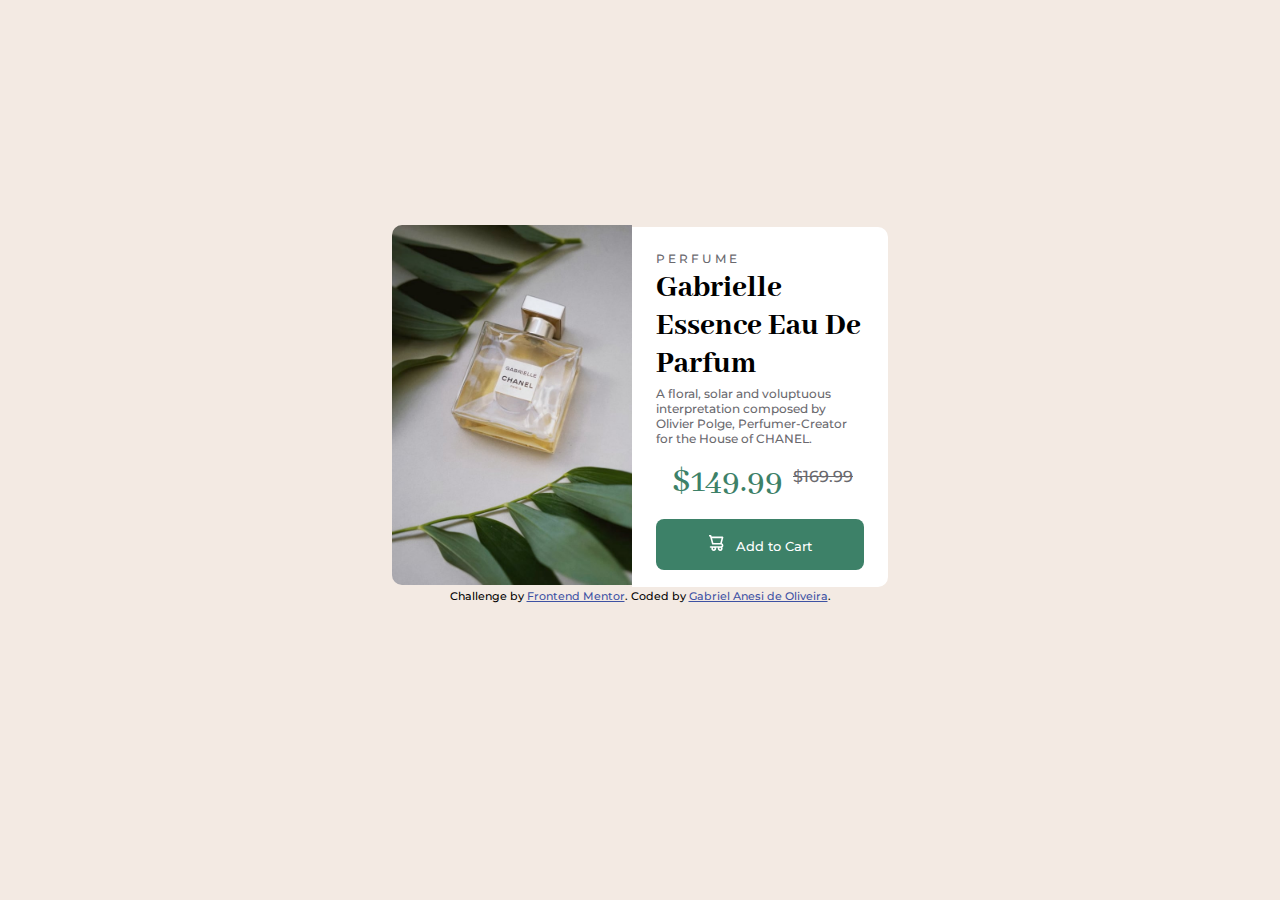
<file: 01 - Product preview card component/index.html>
<!DOCTYPE html>
<html lang="en">
<head>
  <meta charset="UTF-8">
  <meta name="viewport" content="width=device-width, initial-scale=1.0"> <!-- displays site properly based on user's device -->
  <link rel="icon" type="image/png" sizes="32x32" href="./images/favicon-32x32.png">
  <title>Frontend Mentor | Product preview card component</title>
  <link rel="stylesheet" href="../01 - Product preview card component/style.css">
</head>
<body>
    <div class="container">
      <div class="container-left">
          <img src="../01 - Product preview card component/images/image-product-desktop.jpg" alt="">
      </div>
      <div class="container-right">
          <p>P E R F U M E</p> 
          <h1>Gabrielle Essence Eau De Parfum</h1>
          <p>A floral, solar and voluptuous interpretation composed by Olivier Polge, 
            Perfumer-Creator for the House of CHANEL.</p>
            <div class="prices">
              <span id="total-price">$149.99</span>
              <span id="price">$169.99</span>
            </div>
          <button><img src="../01 - Product preview card component/images/icon-cart.svg">&nbsp&nbsp Add to Cart</button>
        </div>
    </div>
  <div class="attribution">
    Challenge by <a href="https://www.frontendmentor.io/challenges/product-preview-card-component-GO7UmttRfa" target="_blank">Frontend Mentor</a>. 
    Coded by <a href="https://github.com/gabriel-anesi/gabriel-anesi">Gabriel Anesi de Oliveira</a>.
  </div>
</body>
</html>
</file>
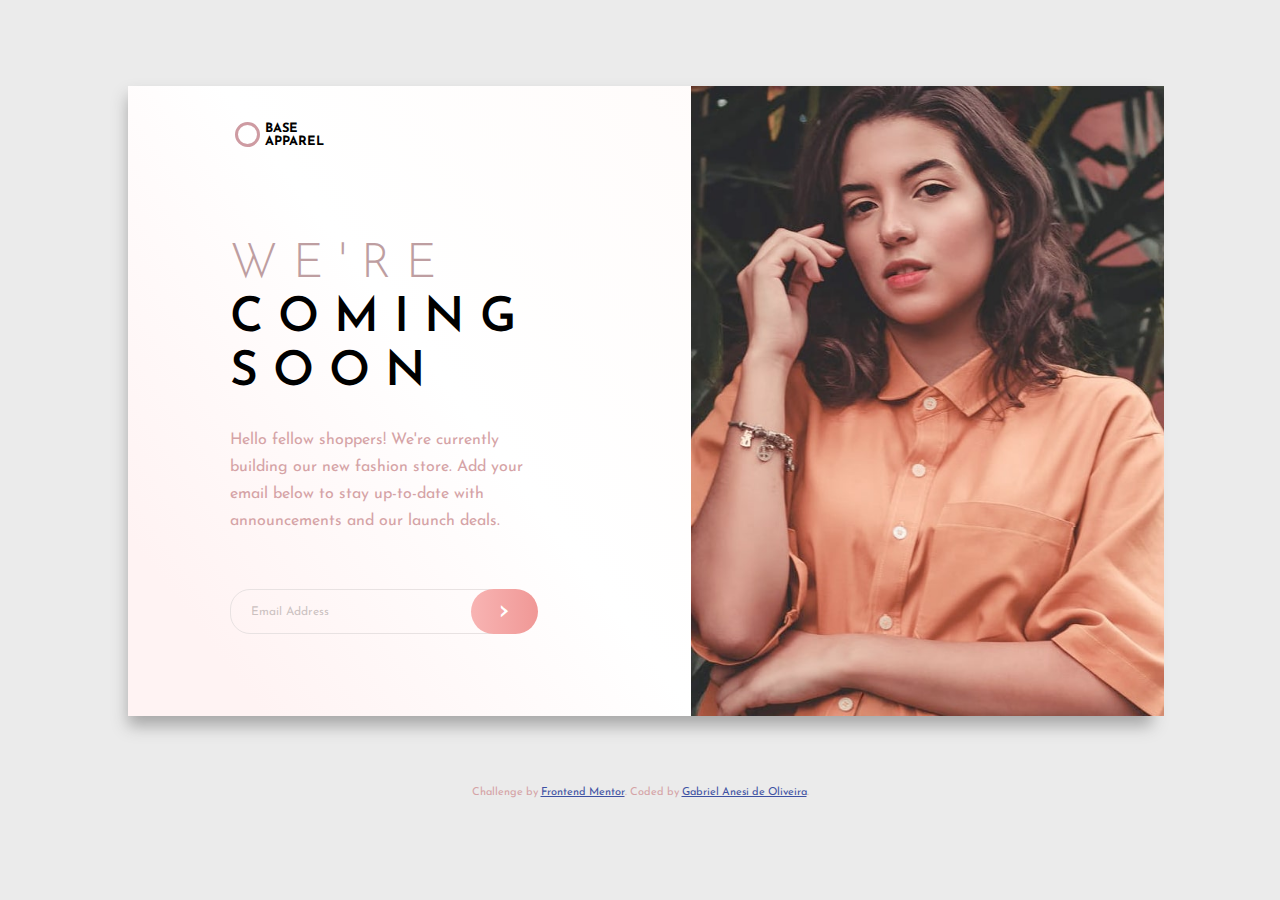
<file: 02 - Base Apparel coming soon page/index.html>
<!DOCTYPE html>
<html lang="en">
<head>
    <meta charset="UTF-8">
    <meta http-equiv="X-UA-Compatible" content="IE=edge">
    <meta name="viewport" content="width=device-width, initial-scale=1.0">
    <title>Base Apparel coming soon page</title>
    <link rel="stylesheet" href="../02 - Base Apparel coming soon page/style.css">
    <link rel="shortcut icon" href="../02 - Base Apparel coming soon page/images/favicon-32x32.png" type="image/x-icon">
</head>
<body>
    <div class="container">
        <div class="container-left">
            <div class="upper-content">
                   <div class="upper-content-icon"></div>
                 <div class="upper-content-text"><h6>BASE APPAREL</h6>
              </div>
            </div>
            <div class="img-mobile"></div>
            <h1><span>W E ' R E </span></h1>
            <h1>C O M I N G </h1>
            <h1>S O O N</h1>
            <p>Hello fellow shoppers! We're currently building our new fashion store. 
                Add your email below to stay up-to-date with announcements and our launch deals.</p>
                <div class="input-fields">
                <input type="email" name="email" id="email-input" placeholder="Email Address"><input type="submit" id="submit" value="&#8250" alt="send email">
                <img id="errIcon" src="../02 - Base Apparel coming soon page/images/icon-error.svg" alt="error alert">
                </div>
            <div id="errMsg"></div>
        </div>
        <div class="container-right">
        </div>
    </div>

    <footer>
        <p class="attribution">
          Challenge by <a href="https://www.frontendmentor.io/challenges/base-apparel-coming-soon-page-5d46b47f8db8a7063f9331a0" target="_blank">Frontend Mentor</a>. 
          Coded by <a href="https://github.com/gabriel-anesi/gabriel-anesi">Gabriel Anesi de Oliveira</a>.
        </p>
      </footer>
      <script src="../02 - Base Apparel coming soon page/script.js"></script>
</body>
</html>
</file>
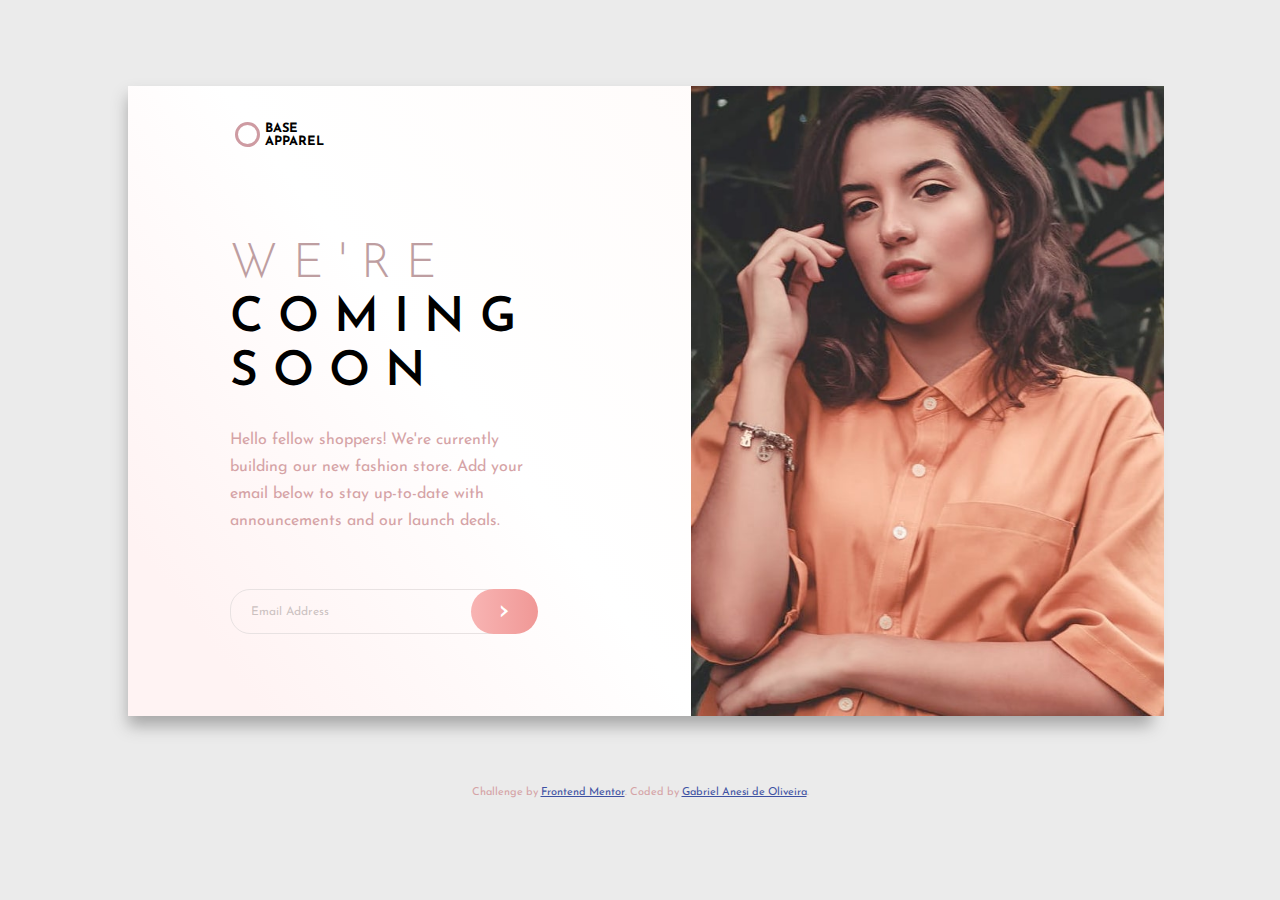
<file: 13 - Base Apparel coming soon page/index.html>
<!DOCTYPE html>
<html lang="en">
<head>
    <meta charset="UTF-8">
    <meta http-equiv="X-UA-Compatible" content="IE=edge">
    <meta name="viewport" content="width=device-width, initial-scale=1.0">
    <title>Base Apparel coming soon page</title>
    <link rel="stylesheet" href="../13 - Base Apparel coming soon page/style.css">
    <link rel="shortcut icon" href="../13 - Base Apparel coming soon page/images/favicon-32x32.png" type="image/x-icon">
</head>
<body>
    <div class="container">
        <div class="container-left">
            <div class="upper-content">
                   <div class="upper-content-icon"></div>
                 <div class="upper-content-text"><h6>BASE APPAREL</h6>
              </div>
            </div>
            <div class="img-mobile"></div>
            <h1><span>W E ' R E </span></h1>
            <h1>C O M I N G </h1>
            <h1>S O O N</h1>
            <p>Hello fellow shoppers! We're currently building our new fashion store. 
                Add your email below to stay up-to-date with announcements and our launch deals.</p>
                <div class="input-fields">
                <input type="email" name="email" id="email-input" placeholder="Email Address"><input type="submit" id="submit" value="&#8250" alt="send email">
                <img id="errIcon" src="../13 - Base Apparel coming soon page/images/icon-error.svg" alt="error alert">
                </div>
            <div id="errMsg"></div>
        </div>
        <div class="container-right">
        </div>
    </div>

    <footer>
        <p class="attribution">
          Challenge by <a href="https://www.frontendmentor.io/challenges/base-apparel-coming-soon-page-5d46b47f8db8a7063f9331a0" target="_blank">Frontend Mentor</a>. 
          Coded by <a href="https://github.com/gabriel-anesi/gabriel-anesi">Gabriel Anesi de Oliveira</a>.
        </p>
      </footer>
      <script src="../13 - Base Apparel coming soon page/script.js"></script>
</body>
</html>
</file>
<file: 01 - Product preview card component/style.css>
@import url('https://fonts.googleapis.com/css2?family=Abhaya+Libre:wght@800&family=Montserrat:wght@500;700&display=swap');

* {
    box-sizing: border-box;
    margin: 0;
    padding: 0;
    font-family: 'Montserrat', sans-serif;
    font-weight: 500;
}

body {
    background-color: #f3eae3;
    height: 75vh;
}

.container {
    display: flex;
    justify-content: center;
    align-items: center;
    margin-top: 25vh;
}

.container-left img{
    height: 40vh;
    border-bottom-left-radius: 10px;
    border-top-left-radius: 10px;
}

.container-right {
    background-color: #FFF;
    height: 40vh;
    width: 20vw;
    border-top-right-radius: 10px;
    border-bottom-right-radius: 10px;
    display: flex;
    flex-direction: column;
    padding: 1.5rem;
}

h1 {
    font-family: 'Abhaya Libre', serif;
    font-weight: 800;
    padding-top: 3px;
    padding-bottom: 3px;
}

p {
    color: #6a696e;
    font-size: 12px;
}

button {
    background-color: #3d8168;
    color: #FFF;
    border: none;
    padding: 1rem;
    border-radius: 8px;
    cursor: pointer;
}

button img {
    color: #FFF;
}

.prices {
    display: flex;
    padding: 1rem;
}

#total-price {
    color: #3d8168;
    font-family: 'Abhaya Libre', serif;
    font-size: 35px;
}

#price {
    color: #6a696e;
    text-decoration: line-through;
    padding: 5px 10px;
}

.attribution { font-size: 11px; text-align: center; }
.attribution a { color: hsl(228, 45%, 44%); }

@media (max-width: 1200px) {
    .container {
        flex-direction: column;
        margin-top: 5vh;
    }

    .container img {
        border-radius: 10px;
    }

    .container-left img {
        width: 90vw;
        max-width: 250px;
        margin-bottom: 10px;
    }

    .container-right {
        width: 90vw;
        border-radius: 10px;
        max-width: 300px;
    }

    .attribution {
        margin-top: 20px;
    }
}
</file>
<file: 02 - Base Apparel coming soon page/style.css>
@import url("https://fonts.googleapis.com/css2?family=Josefin+Sans:wght@300;400;600;700&display=swap");
* {
  font-family: 'Josefin Sans', sans-serif;
  box-sizing: border-box;
  margin: 0;
  padding: 0; }

body {
  display: flex;
  flex-direction: column;
  justify-content: center;
  align-items: center;
  height: 100vh;
  width: 100vw;
  overflow: hidden;
  background-color: #ebebeb; }

h6 {
  font-weight: 700;
  font-size: 0.8rem; }

h1 span {
  color: #be9ea1;
  font-size: 3rem;
  font-weight: 300; }

h1 {
  font-size: 3rem;
  font-weight: 600;
  line-height: 6vh; }

p {
  color: #d5a3a6;
  line-height: 3vh;
  font-size: 1rem;
  margin-top: 3vh;
  margin-bottom: 6vh; }

.container {
  display: flex;
  width: 80vw;
  height: 70vh;
  background: #fefaf9;
  background: linear-gradient(233deg, #fff8f6 0%, white 62%, #fff3f3 91%);
  box-shadow: 0px 10px 15px #a8a8a8;
  margin-bottom: 4vh;
  margin-top: 5vh; }

.container-left {
  width: 55%;
  padding-left: 8vw;
  padding-right: 12vw;
  padding-top: 3vh; }

.upper-content {
  display: flex;
  align-items: center;
  padding-top: 1vh;
  padding-bottom: 10vh; }

.upper-content-text {
  display: flex;
  flex-direction: column;
  width: 5vw; }

.upper-content-icon {
  width: 25px;
  height: 25px;
  border: 3px solid #ce9ba2;
  border-radius: 25px;
  margin-left: 5px;
  margin-right: 5px; }

.upper-content-text {
  display: flex;
  flex-direction: column; }

.container-right {
  background-image: url("images/hero-desktop.jpg");
  background-repeat: no-repeat;
  background-size: cover;
  width: 100%;
  margin-right: -12px; }

.img-mobile {
  display: none; }

.input-fields {
  height: 30px;
  display: flex;
  flex-direction: row; }

#email-input {
  width: 25vw;
  height: 5vh;
  border-radius: 20px;
  background-color: transparent;
  border: 1px solid #e8e2e2;
  outline: none;
  padding-left: 20px; }

#email-input::placeholder {
  color: #c2b8b7da;
  font-size: 12px; }

#submit {
  width: 6vw;
  height: 5vh;
  background: #f09896;
  background: linear-gradient(270deg, #f09896 0%, #f8b4b3 100%);
  border: none;
  border-radius: 25px;
  font-size: 2rem;
  color: #FFF;
  cursor: pointer;
  margin-left: -40px; }

#submit:hover {
  background: #f9d5d5; }

footer {
  display: flex;
  justify-content: center;
  align-items: center;
  width: 100%; }

.attribution {
  font-size: 11px;
  text-align: center; }

.attribution a {
  color: #3e52a3; }

#errMsg {
  color: red;
  display: flex;
  justify-content: center;
  margin-top: 4vh;
  font-size: 14px; }

#errIcon {
  display: none;
  position: absolute;
  margin-inline-start: 16vw;
  margin-top: 1vh; }

@media (max-width: 1250px) {
  h1 {
    font-size: 2.5rem; } }
@media (max-width: 1000px) {
  h1 {
    font-size: 2.0rem; } }
@media (max-width: 860px) {
  .container-left {
    padding-right: 5vw; }

  h1 {
    font-size: 1.5rem; }

  h1 span {
    font-size: 2rem; } }
@media (max-width: 650px) {
  body {
    height: auto; }

  .container {
    display: flexbox;
    flex-direction: column;
    height: 90vh;
    width: 100vw;
    margin: auto;
    margin-bottom: 0vh; }

  .container-right {
    height: 100vh;
    width: 100vw;
    display: none; }

  .container-left {
    width: 100vw;
    padding-left: 0;
    padding-right: 0;
    padding-top: 0vh; }

  .upper-content {
    padding-bottom: 3vh; }

  .img-mobile {
    display: flex;
    height: 30vh;
    width: 100%;
    background-image: url("images/hero-mobile.jpg");
    background-repeat: no-repeat;
    background-position: center;
    background-size: contain;
    margin-bottom: 5vh; }

  h1 {
    font-size: 3rem;
    line-height: 5vh;
    text-align: center; }

  h1 span {
    font-size: 3rem; }

  .upper-content {
    margin-left: 10vw; }

  p {
    text-align: center;
    width: 80vw;
    font-size: 1rem;
    margin-left: 5vw;
    margin-right: 5vw; }

  #email-input {
    width: 80vw;
    margin-left: 50px; }

  #submit {
    width: 25vw;
    margin-right: 50px; }

  #errIcon {
    margin-inline-start: 60vw; } }

/*# sourceMappingURL=style.css.map */
</file>
<file: 13 - Base Apparel coming soon page/style.css>
@import url("https://fonts.googleapis.com/css2?family=Josefin+Sans:wght@300;400;600;700&display=swap");
* {
  font-family: 'Josefin Sans', sans-serif;
  box-sizing: border-box;
  margin: 0;
  padding: 0; }

body {
  display: flex;
  flex-direction: column;
  justify-content: center;
  align-items: center;
  height: 100vh;
  width: 100vw;
  overflow: hidden;
  background-color: #ebebeb; }

h6 {
  font-weight: 700;
  font-size: 0.8rem; }

h1 span {
  color: #be9ea1;
  font-size: 3rem;
  font-weight: 300; }

h1 {
  font-size: 3rem;
  font-weight: 600;
  line-height: 6vh; }

p {
  color: #d5a3a6;
  line-height: 3vh;
  font-size: 1rem;
  margin-top: 3vh;
  margin-bottom: 6vh; }

.container {
  display: flex;
  width: 80vw;
  height: 70vh;
  background: #fefaf9;
  background: linear-gradient(233deg, #fff8f6 0%, white 62%, #fff3f3 91%);
  box-shadow: 0px 10px 15px #a8a8a8;
  margin-bottom: 4vh;
  margin-top: 5vh; }

.container-left {
  width: 55%;
  padding-left: 8vw;
  padding-right: 12vw;
  padding-top: 3vh; }

.upper-content {
  display: flex;
  align-items: center;
  padding-top: 1vh;
  padding-bottom: 10vh; }

.upper-content-text {
  display: flex;
  flex-direction: column;
  width: 5vw; }

.upper-content-icon {
  width: 25px;
  height: 25px;
  border: 3px solid #ce9ba2;
  border-radius: 25px;
  margin-left: 5px;
  margin-right: 5px; }

.upper-content-text {
  display: flex;
  flex-direction: column; }

.container-right {
  background-image: url("images/hero-desktop.jpg");
  background-repeat: no-repeat;
  background-size: cover;
  width: 100%;
  margin-right: -12px; }

.img-mobile {
  display: none; }

.input-fields {
  height: 30px;
  display: flex;
  flex-direction: row; }

#email-input {
  width: 25vw;
  height: 5vh;
  border-radius: 20px;
  background-color: transparent;
  border: 1px solid #e8e2e2;
  outline: none;
  padding-left: 20px; }

#email-input::placeholder {
  color: #c2b8b7da;
  font-size: 12px; }

#submit {
  width: 6vw;
  height: 5vh;
  background: #f09896;
  background: linear-gradient(270deg, #f09896 0%, #f8b4b3 100%);
  border: none;
  border-radius: 25px;
  font-size: 2rem;
  color: #FFF;
  cursor: pointer;
  margin-left: -40px; }

#submit:hover {
  background: #f9d5d5; }

footer {
  display: flex;
  justify-content: center;
  align-items: center;
  width: 100%; }

.attribution {
  font-size: 11px;
  text-align: center; }

.attribution a {
  color: #3e52a3; }

#errMsg {
  color: red;
  display: flex;
  justify-content: center;
  margin-top: 4vh;
  font-size: 14px; }

#errIcon {
  display: none;
  position: absolute;
  margin-inline-start: 16vw;
  margin-top: 1vh; }

@media (max-width: 1250px) {
  h1 {
    font-size: 2.5rem; } }
@media (max-width: 1000px) {
  h1 {
    font-size: 2.0rem; } }
@media (max-width: 860px) {
  .container-left {
    padding-right: 5vw; }

  h1 {
    font-size: 1.5rem; }

  h1 span {
    font-size: 2rem; } }
@media (max-width: 650px) {
  body {
    height: auto; }

  .container {
    display: flexbox;
    flex-direction: column;
    height: 90vh;
    width: 100vw;
    margin: auto;
    margin-bottom: 0vh; }

  .container-right {
    height: 100vh;
    width: 100vw;
    display: none; }

  .container-left {
    width: 100vw;
    padding-left: 0;
    padding-right: 0;
    padding-top: 0vh; }

  .upper-content {
    padding-bottom: 3vh; }

  .img-mobile {
    display: flex;
    height: 30vh;
    width: 100%;
    background-image: url("images/hero-mobile.jpg");
    background-repeat: no-repeat;
    background-position: center;
    background-size: contain;
    margin-bottom: 5vh; }

  h1 {
    font-size: 3rem;
    line-height: 5vh;
    text-align: center; }

  h1 span {
    font-size: 3rem; }

  .upper-content {
    margin-left: 10vw; }

  p {
    text-align: center;
    width: 80vw;
    font-size: 1rem;
    margin-left: 5vw;
    margin-right: 5vw; }

  #email-input {
    width: 80vw;
    margin-left: 50px; }

  #submit {
    width: 25vw;
    margin-right: 50px; }

  #errIcon {
    margin-inline-start: 60vw; } }

/*# sourceMappingURL=style.css.map */
</file>
